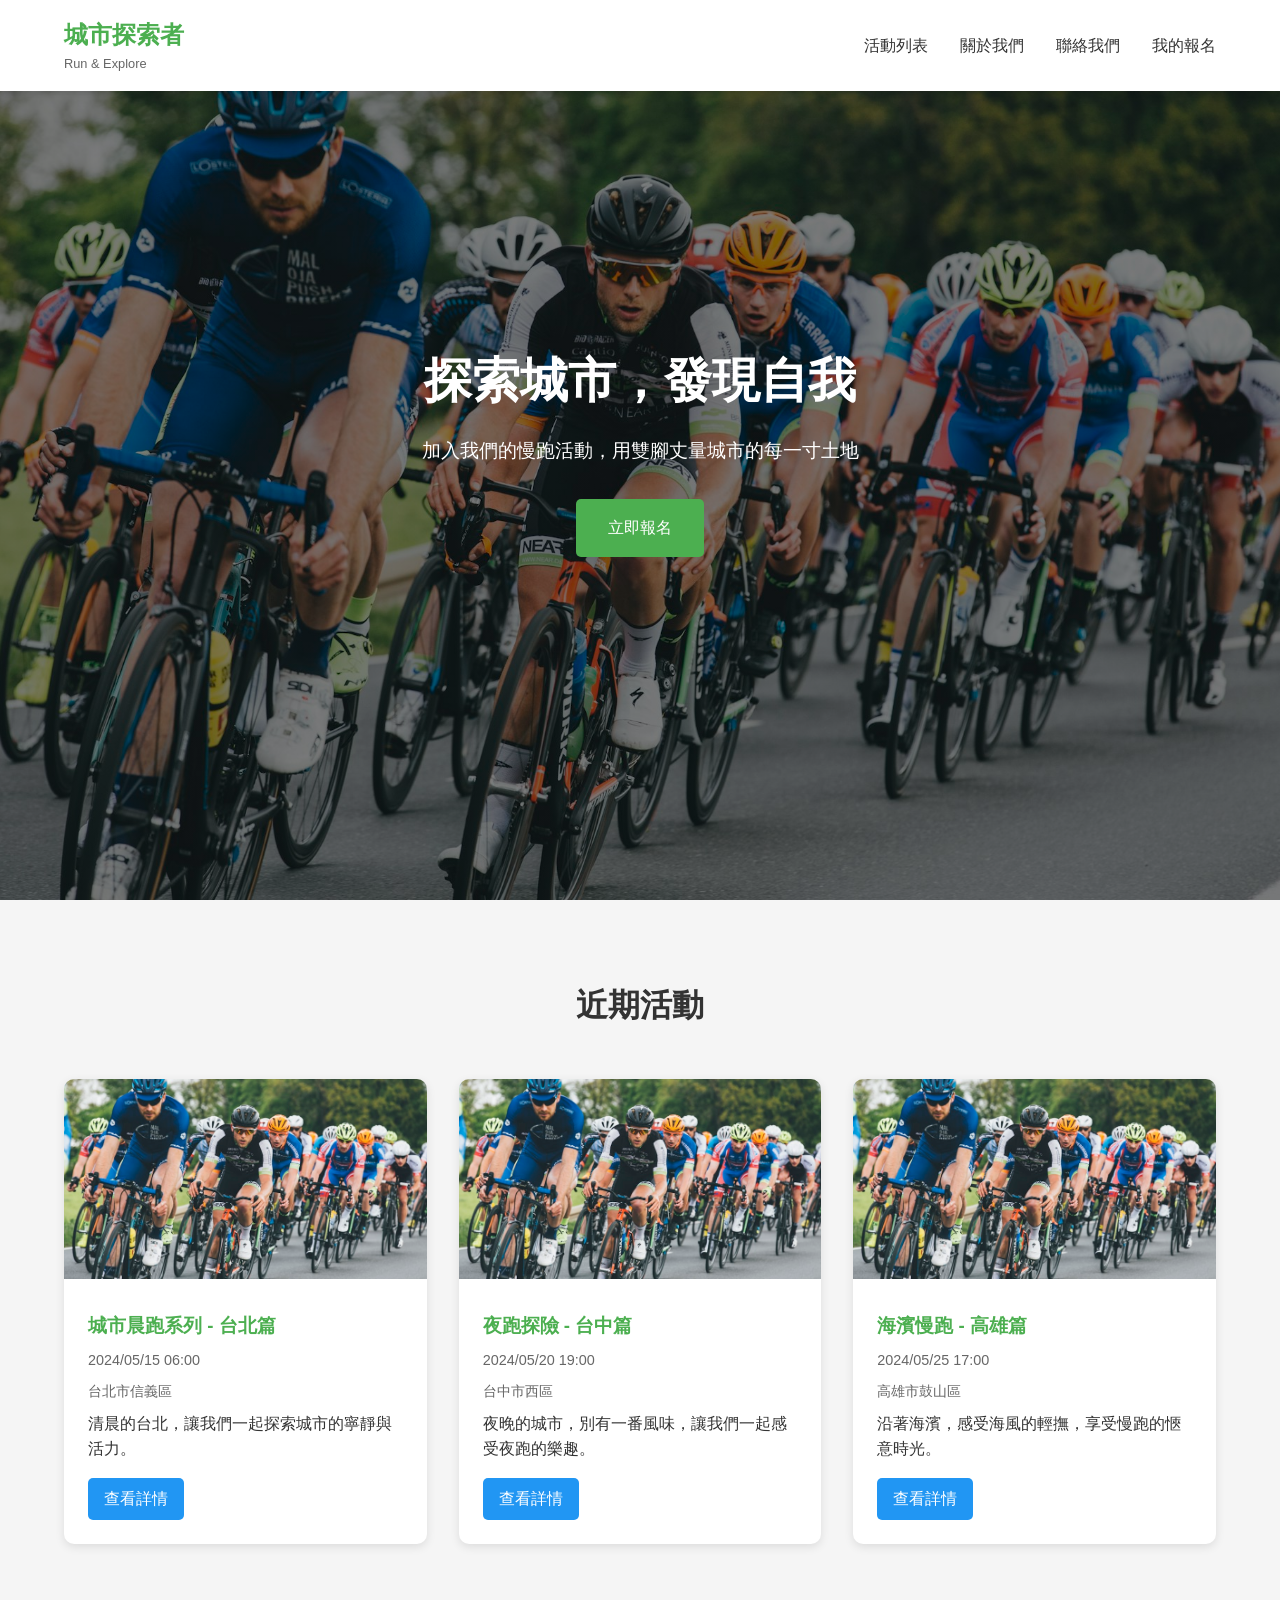
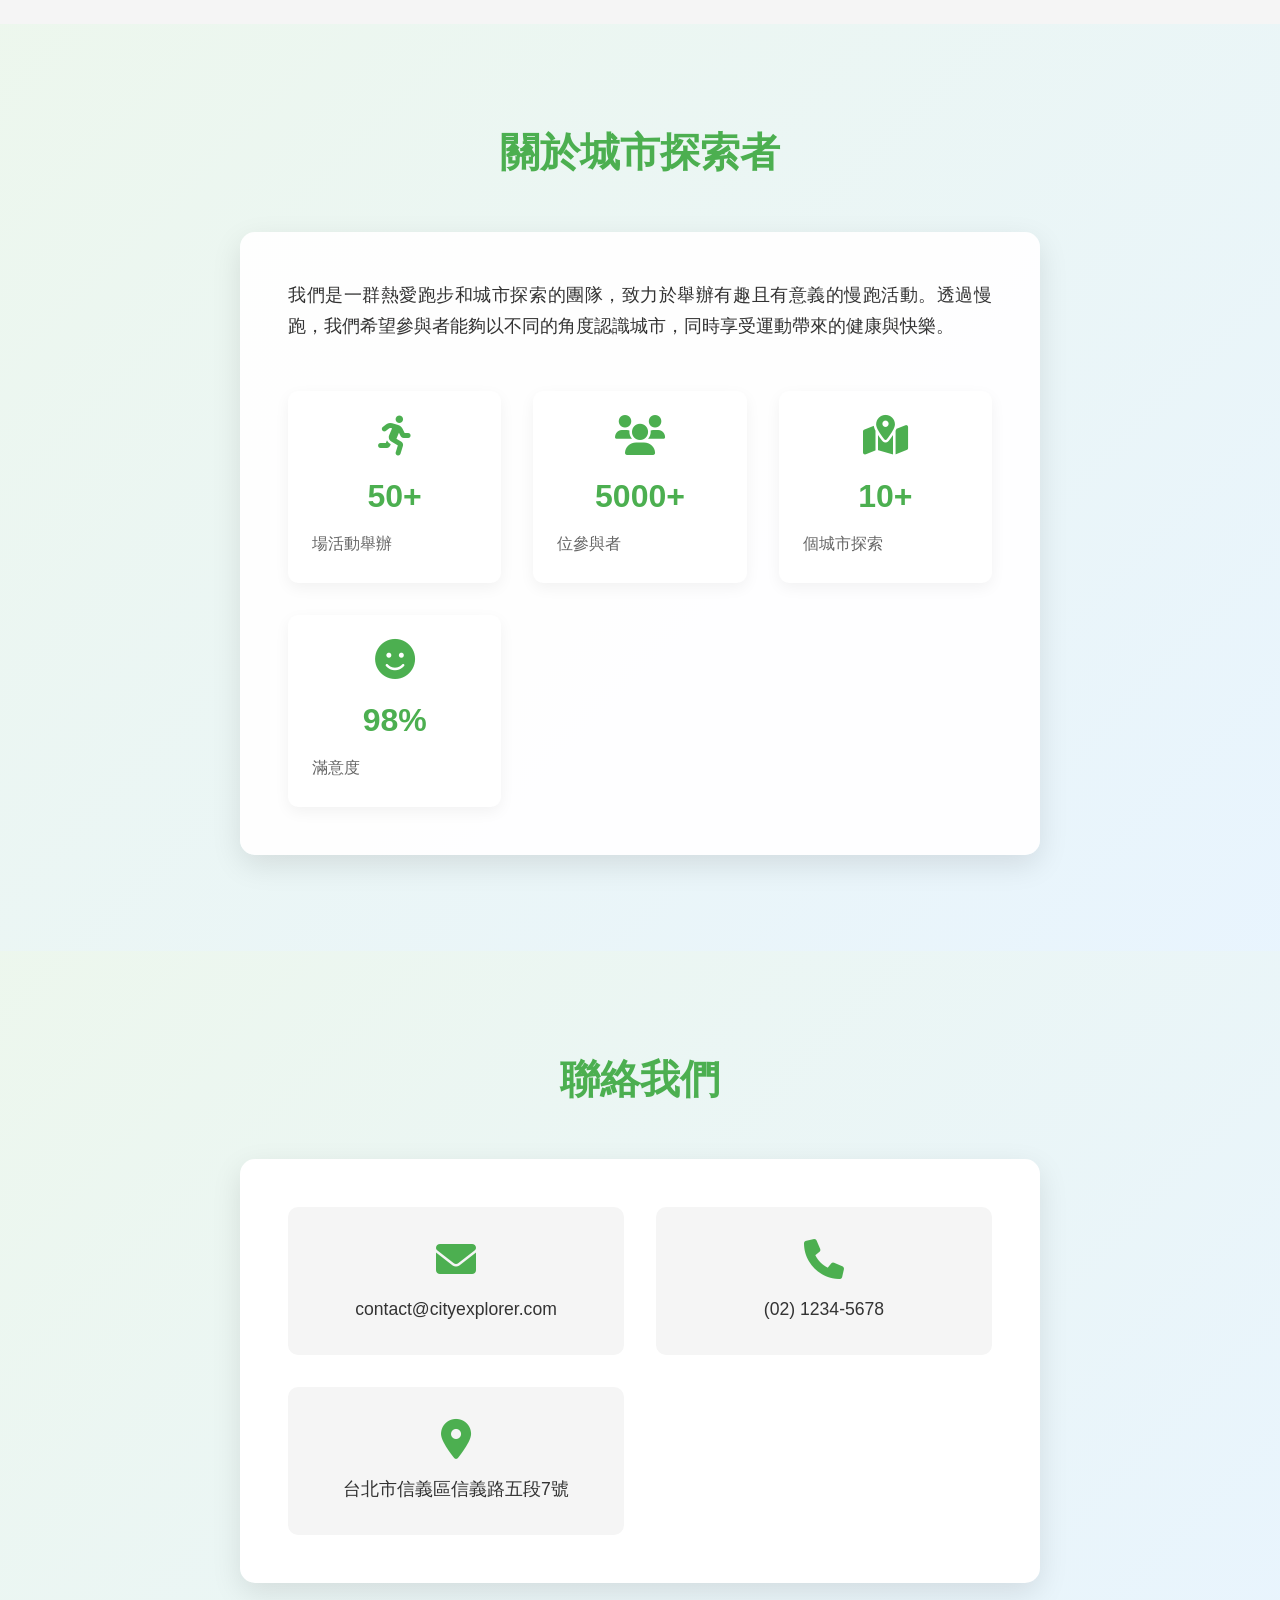
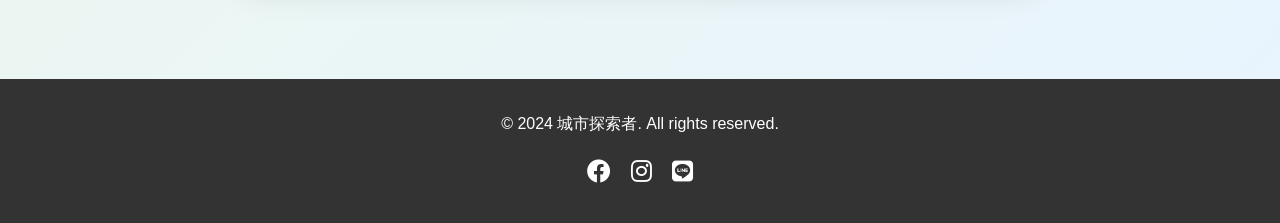
<file: index.html>
<!DOCTYPE html>
<html lang="zh-TW">
<head>
    <meta charset="UTF-8">
    <meta name="viewport" content="width=device-width, initial-scale=1.0">
    <title>城市探索者 - 慢跑活動報名</title>
    <link rel="stylesheet" href="./css/style.css">
    <link rel="stylesheet" href="https://cdnjs.cloudflare.com/ajax/libs/font-awesome/6.0.0/css/all.min.css">
</head>
<body>
    <header>
        <nav class="navbar">
            <div class="logo">
                <h1>城市探索者</h1>
                <p>Run & Explore</p>
            </div>
            <ul class="nav-links">
                <li><a href="#events">活動列表</a></li>
                <li><a href="#about">關於我們</a></li>
                <li><a href="#contact">聯絡我們</a></li>
                <li><a href="my-registrations.html">我的報名</a></li>
            </ul>
        </nav>
    </header>

    <main>
        <section class="hero">
            <div class="hero-content">
                <h2>探索城市，發現自我</h2>
                <p>加入我們的慢跑活動，用雙腳丈量城市的每一寸土地</p>
                <a href="#events" class="cta-button">立即報名</a>
            </div>
        </section>

        <section id="events" class="events-section">
            <h2>近期活動</h2>
            <div class="events-grid">
                <div class="event-card">
                    <img src="./images/event1.jpg" alt="城市晨跑">
                    <div class="event-info">
                        <h3>城市晨跑系列 - 台北篇</h3>
                        <p class="date">2024/05/15 06:00</p>
                        <p class="location">台北市信義區</p>
                        <p class="description">清晨的台北，讓我們一起探索城市的寧靜與活力。</p>
                        <a href="event-detail.html?id=1" class="detail-button">查看詳情</a>
                    </div>
                </div>
                <div class="event-card">
                    <img src="images/event2.jpg" alt="夜跑探險">
                    <div class="event-info">
                        <h3>夜跑探險 - 台中篇</h3>
                        <p class="date">2024/05/20 19:00</p>
                        <p class="location">台中市西區</p>
                        <p class="description">夜晚的城市，別有一番風味，讓我們一起感受夜跑的樂趣。</p>
                        <a href="event-detail.html?id=2" class="detail-button">查看詳情</a>
                    </div>
                </div>
                <div class="event-card">
                    <img src="images/event3.jpg" alt="海濱慢跑">
                    <div class="event-info">
                        <h3>海濱慢跑 - 高雄篇</h3>
                        <p class="date">2024/05/25 17:00</p>
                        <p class="location">高雄市鼓山區</p>
                        <p class="description">沿著海濱，感受海風的輕撫，享受慢跑的愜意時光。</p>
                        <a href="event-detail.html?id=3" class="detail-button">查看詳情</a>
                    </div>
                </div>
            </div>
        </section>

        <section id="about" class="about-section">
            <h2>關於城市探索者</h2>
            <div class="about-content">
                <p>我們是一群熱愛跑步和城市探索的團隊，致力於舉辦有趣且有意義的慢跑活動。透過慢跑，我們希望參與者能夠以不同的角度認識城市，同時享受運動帶來的健康與快樂。</p>
                <div class="about-stats">
                    <div class="stat-item">
                        <i class="fas fa-running"></i>
                        <h3>50+</h3>
                        <p>場活動舉辦</p>
                    </div>
                    <div class="stat-item">
                        <i class="fas fa-users"></i>
                        <h3>5000+</h3>
                        <p>位參與者</p>
                    </div>
                    <div class="stat-item">
                        <i class="fas fa-map-marked-alt"></i>
                        <h3>10+</h3>
                        <p>個城市探索</p>
                    </div>
                    <div class="stat-item">
                        <i class="fas fa-smile"></i>
                        <h3>98%</h3>
                        <p>滿意度</p>
                    </div>
                </div>
            </div>
        </section>

        <section id="contact" class="contact-section">
            <h2>聯絡我們</h2>
            <div class="contact-info">
                <div class="contact-item">
                    <i class="fas fa-envelope"></i>
                    <p>contact@cityexplorer.com</p>
                </div>
                <div class="contact-item">
                    <i class="fas fa-phone"></i>
                    <p>(02) 1234-5678</p>
                </div>
                <div class="contact-item">
                    <i class="fas fa-map-marker-alt"></i>
                    <p>台北市信義區信義路五段7號</p>
                </div>
            </div>
        </section>
    </main>

    <footer>
        <div class="footer-content">
            <p>&copy; 2024 城市探索者. All rights reserved.</p>
            <div class="social-links">
                <a href="#"><i class="fab fa-facebook"></i></a>
                <a href="#"><i class="fab fa-instagram"></i></a>
                <a href="#"><i class="fab fa-line"></i></a>
            </div>
        </div>
    </footer>

    <script src="./js/main.js"></script>
</body>
</html>
</file>
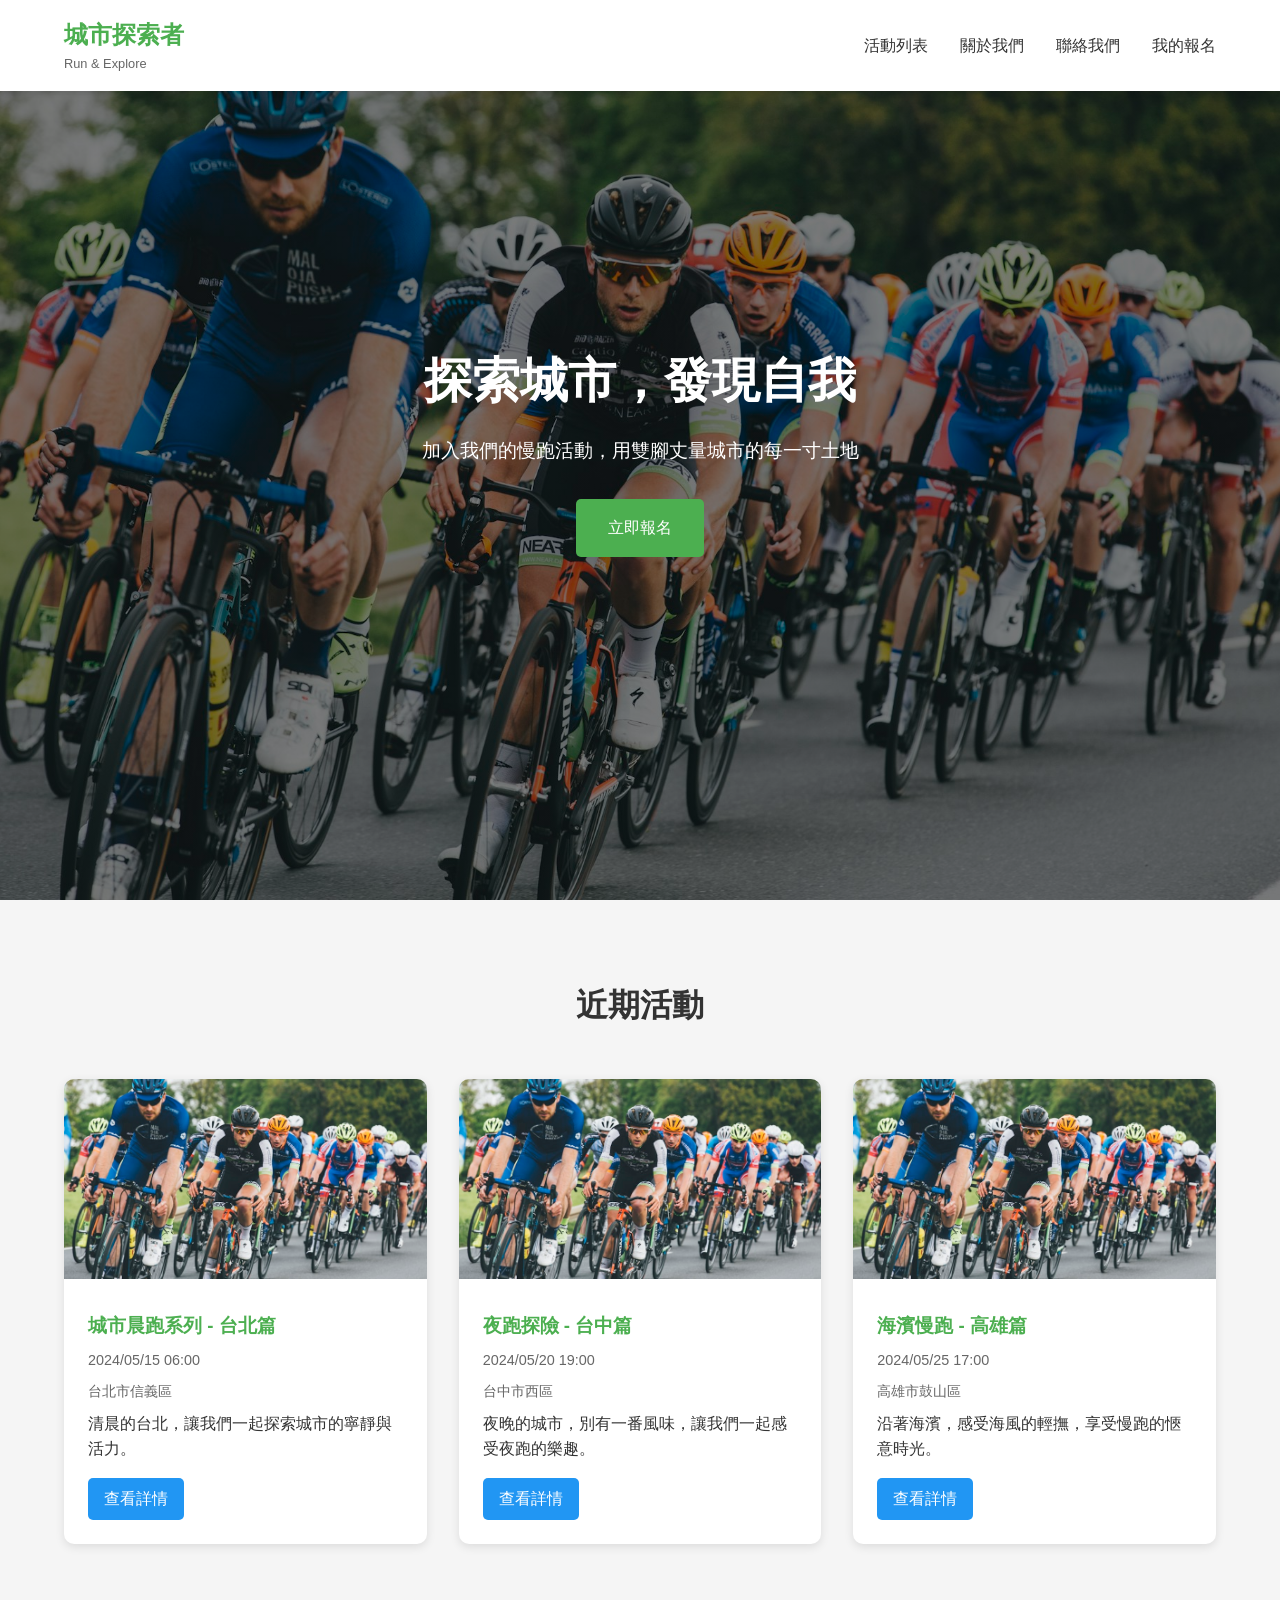
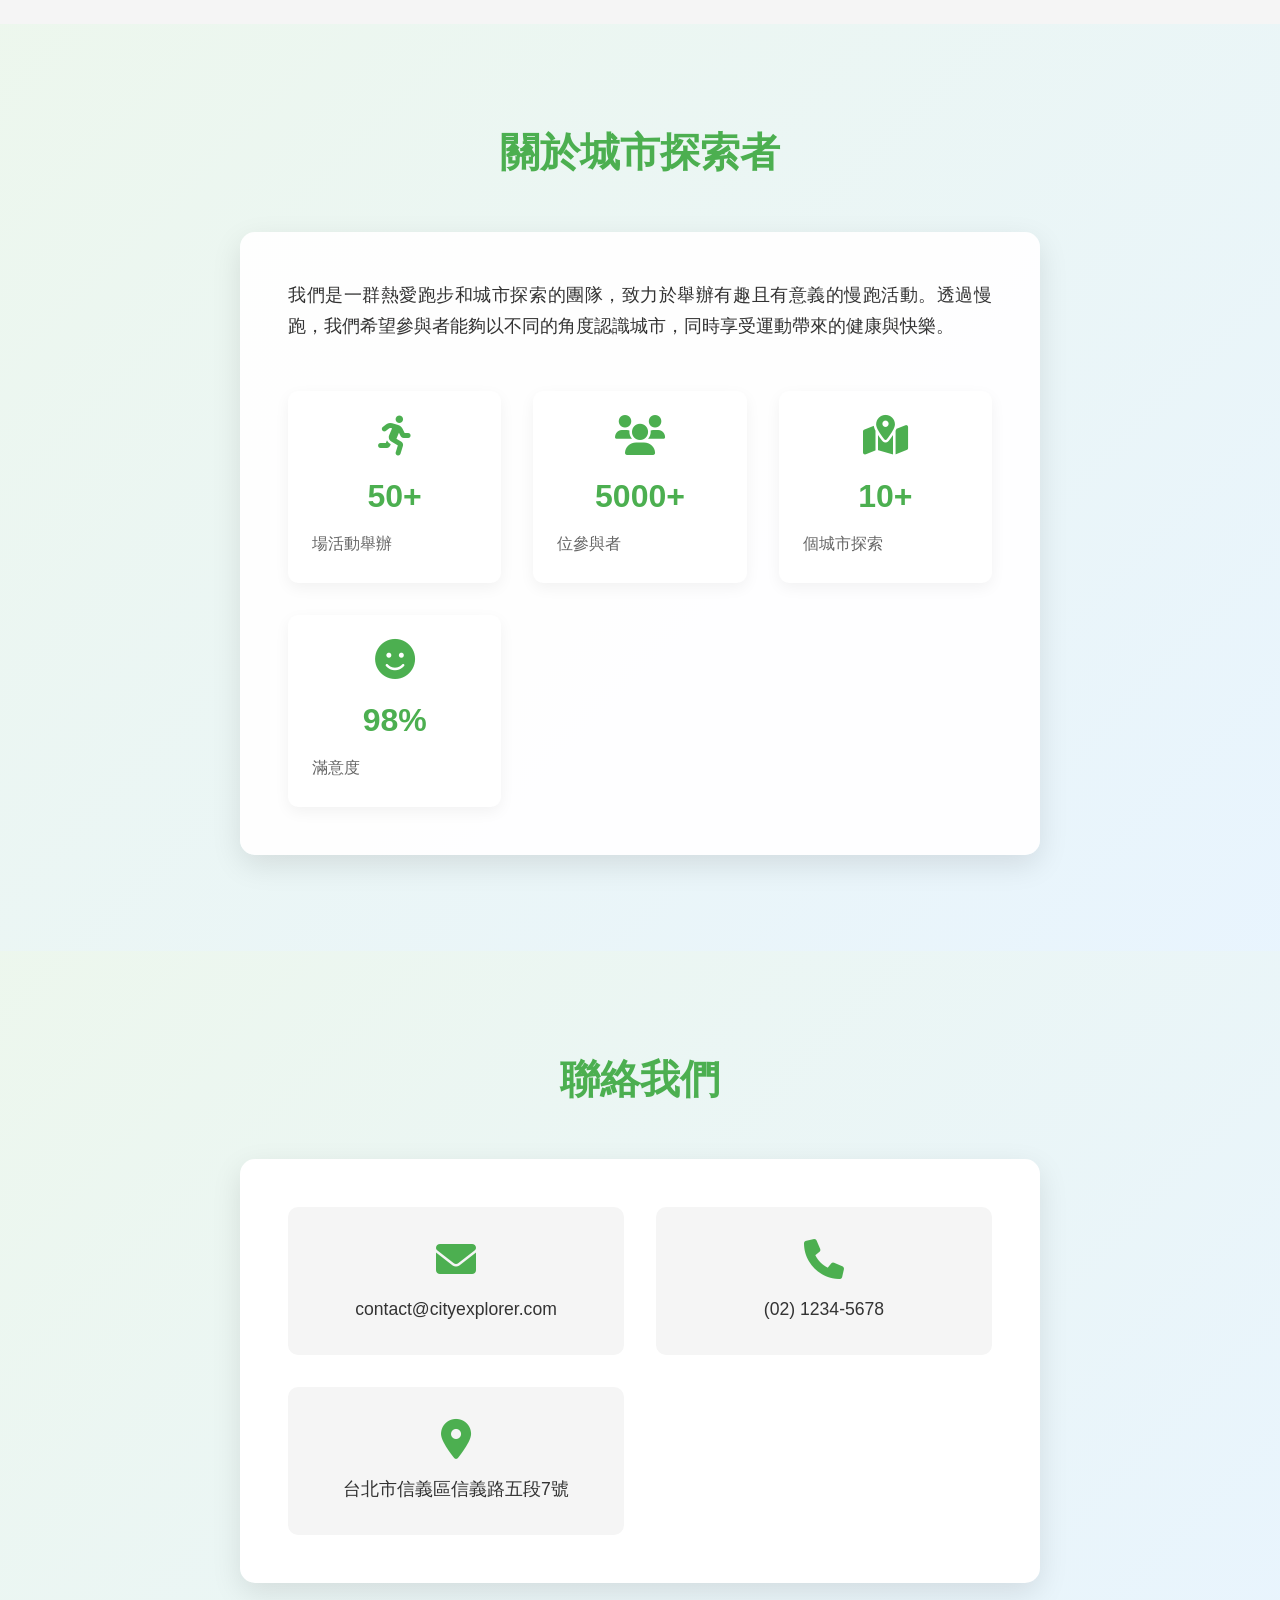
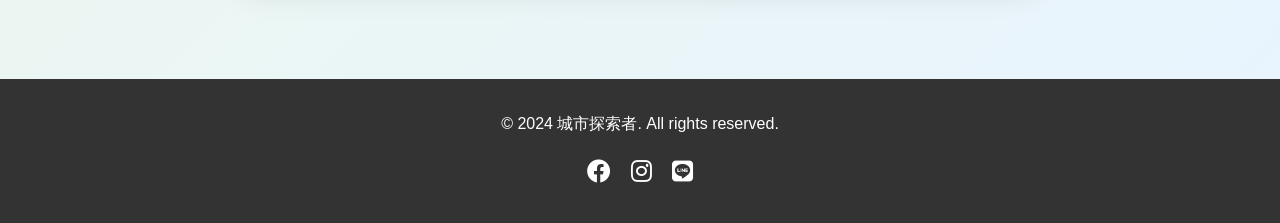
<file: event-detail.html>
<!DOCTYPE html>
<html lang="zh-TW">
<head>
    <meta charset="UTF-8">
    <meta name="viewport" content="width=device-width, initial-scale=1.0">
    <title>活動詳情 - 城市探索者</title>
    <link rel="stylesheet" href="css/style.css">
    <link rel="stylesheet" href="https://cdnjs.cloudflare.com/ajax/libs/font-awesome/6.0.0/css/all.min.css">
</head>
<body>
    <header>
        <nav class="navbar">
            <div class="logo">
                <h1>城市探索者</h1>
                <p>Run & Explore</p>
            </div>
            <ul class="nav-links">
                <li><a href="index.html#events">活動列表</a></li>
                <li><a href="index.html#about">關於我們</a></li>
                <li><a href="index.html#contact">聯絡我們</a></li>
                <li><a href="index.html#my-events">我的報名</a></li>
            </ul>
        </nav>
    </header>

    <main>
        <section class="event-detail">
            <div class="event-header">
                <img src="images/event1.jpg" alt="活動圖片" class="event-image">
                <div class="event-basic-info">
                    <h1 id="event-title">城市晨跑系列 - 台北篇</h1>
                    <div class="event-meta">
                        <p><i class="far fa-calendar-alt"></i> <span id="event-date">2024/05/15 06:00</span></p>
                        <p><i class="fas fa-map-marker-alt"></i> <span id="event-location">台北市信義區</span></p>
                        <p><i class="fas fa-users"></i> <span id="event-participants">已報名: 0/100</span></p>
                    </div>
                </div>
            </div>

            <div class="event-content">
                <div class="event-description">
                    <h2>活動介紹</h2>
                    <p id="event-description">清晨的台北，讓我們一起探索城市的寧靜與活力。這是一場結合運動與城市探索的慢跑活動，我們將帶領您穿越台北市信義區的街頭巷尾，發現城市的美好。</p>
                    
                    <h2>活動路線</h2>
                    <div class="route-map">
                        <img src="images/route-map.jpg" alt="活動路線圖">
                        <p>起點：台北101 → 信義商圈 → 四四南村 → 象山步道 → 終點：台北101</p>
                    </div>

                    <h2>活動流程</h2>
                    <ul class="event-schedule">
                        <li>05:30 - 06:00 報到及熱身</li>
                        <li>06:00 - 07:30 慢跑活動</li>
                        <li>07:30 - 08:00 伸展及交流</li>
                    </ul>

                    <h2>注意事項</h2>
                    <ul class="event-notes">
                        <li>請穿著舒適的運動服裝和跑鞋</li>
                        <li>建議攜帶水壺和毛巾</li>
                        <li>活動當天請提前15分鐘到達集合地點</li>
                        <li>如遇天候不佳，主辦單位有權調整活動內容或取消</li>
                    </ul>
                </div>

                <div class="registration-form">
                    <h2>報名表單</h2>
                    <form id="registration-form">
                        <div class="form-group">
                            <label for="name">姓名</label>
                            <input type="text" id="name" name="name" required>
                        </div>
                        <div class="form-group">
                            <label for="email">電子郵件</label>
                            <input type="email" id="email" name="email" required>
                        </div>
                        <div class="form-group">
                            <label for="phone">電話</label>
                            <input type="tel" id="phone" name="phone" required>
                        </div>
                        <div class="form-group">
                            <label for="emergency-contact">緊急聯絡人</label>
                            <input type="text" id="emergency-contact" name="emergency-contact" required>
                        </div>
                        <div class="form-group">
                            <label for="emergency-phone">緊急聯絡電話</label>
                            <input type="tel" id="emergency-phone" name="emergency-phone" required>
                        </div>
                        <div class="form-group">
                            <label for="t-shirt-size">T-shirt 尺寸</label>
                            <select id="t-shirt-size" name="t-shirt-size" required>
                                <option value="">請選擇尺寸</option>
                                <option value="S">S</option>
                                <option value="M">M</option>
                                <option value="L">L</option>
                                <option value="XL">XL</option>
                            </select>
                        </div>
                        <div class="form-group">
                            <label>
                                <input type="checkbox" name="terms" required>
                                我已閱讀並同意<a href="#">活動條款</a>
                            </label>
                        </div>
                        <button type="submit" class="submit-button">確認報名</button>
                    </form>
                </div>
            </div>
        </section>
    </main>

    <footer>
        <div class="footer-content">
            <p>&copy; 2024 城市探索者. All rights reserved.</p>
            <div class="social-links">
                <a href="#"><i class="fab fa-facebook"></i></a>
                <a href="#"><i class="fab fa-instagram"></i></a>
                <a href="#"><i class="fab fa-line"></i></a>
            </div>
        </div>
    </footer>

    <script src="js/event-detail.js"></script>
</body>
</html>
</file>
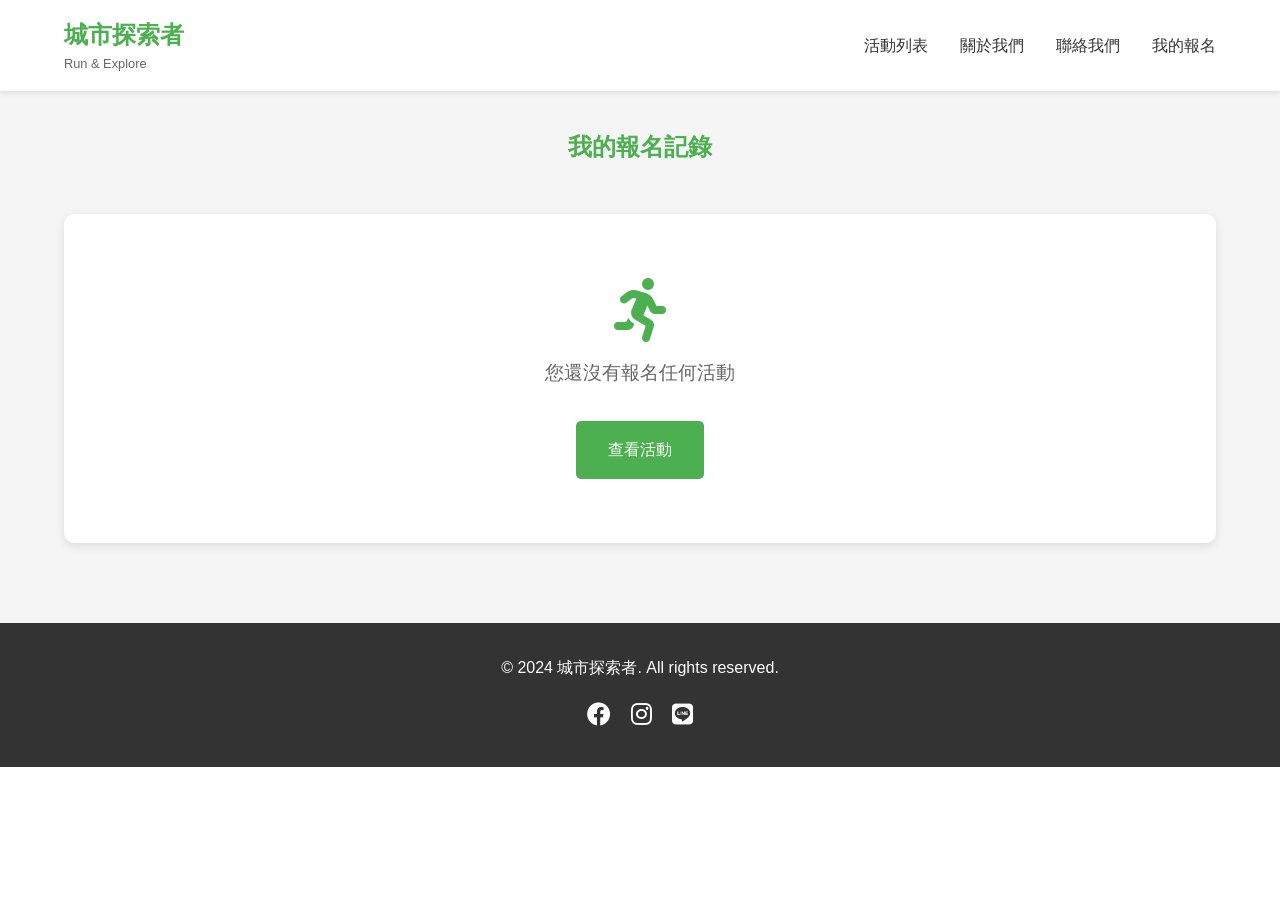
<file: my-events.html>
<!DOCTYPE html>
<html lang="zh-TW">
<head>
    <meta charset="UTF-8">
    <meta name="viewport" content="width=device-width, initial-scale=1.0">
    <title>我的報名 - 城市探索者</title>
    <link rel="stylesheet" href="css/style.css">
    <link rel="stylesheet" href="https://cdnjs.cloudflare.com/ajax/libs/font-awesome/6.0.0/css/all.min.css">
</head>
<body>
    <header>
        <nav class="navbar">
            <div class="logo">
                <h1>城市探索者</h1>
                <p>Run & Explore</p>
            </div>
            <ul class="nav-links">
                <li><a href="index.html#events">活動列表</a></li>
                <li><a href="index.html#about">關於我們</a></li>
                <li><a href="index.html#contact">聯絡我們</a></li>
                <li><a href="my-events.html" class="active">我的報名</a></li>
            </ul>
        </nav>
    </header>

    <main>
        <section class="my-events">
            <div class="container">
                <h1>我的報名記錄</h1>
                <div id="registrations-list">
                    <!-- 報名記錄將在這裡動態生成 -->
                </div>
                <div id="no-registrations" class="no-registrations">
                    <i class="fas fa-running"></i>
                    <p>您還沒有報名任何活動</p>
                    <a href="index.html#events" class="cta-button">查看活動</a>
                </div>
            </div>
        </section>
    </main>

    <footer>
        <div class="footer-content">
            <p>&copy; 2024 城市探索者. All rights reserved.</p>
            <div class="social-links">
                <a href="#"><i class="fab fa-facebook"></i></a>
                <a href="#"><i class="fab fa-instagram"></i></a>
                <a href="#"><i class="fab fa-line"></i></a>
            </div>
        </div>
    </footer>

    <script src="js/my-events.js"></script>
</body>
</html>
</file>
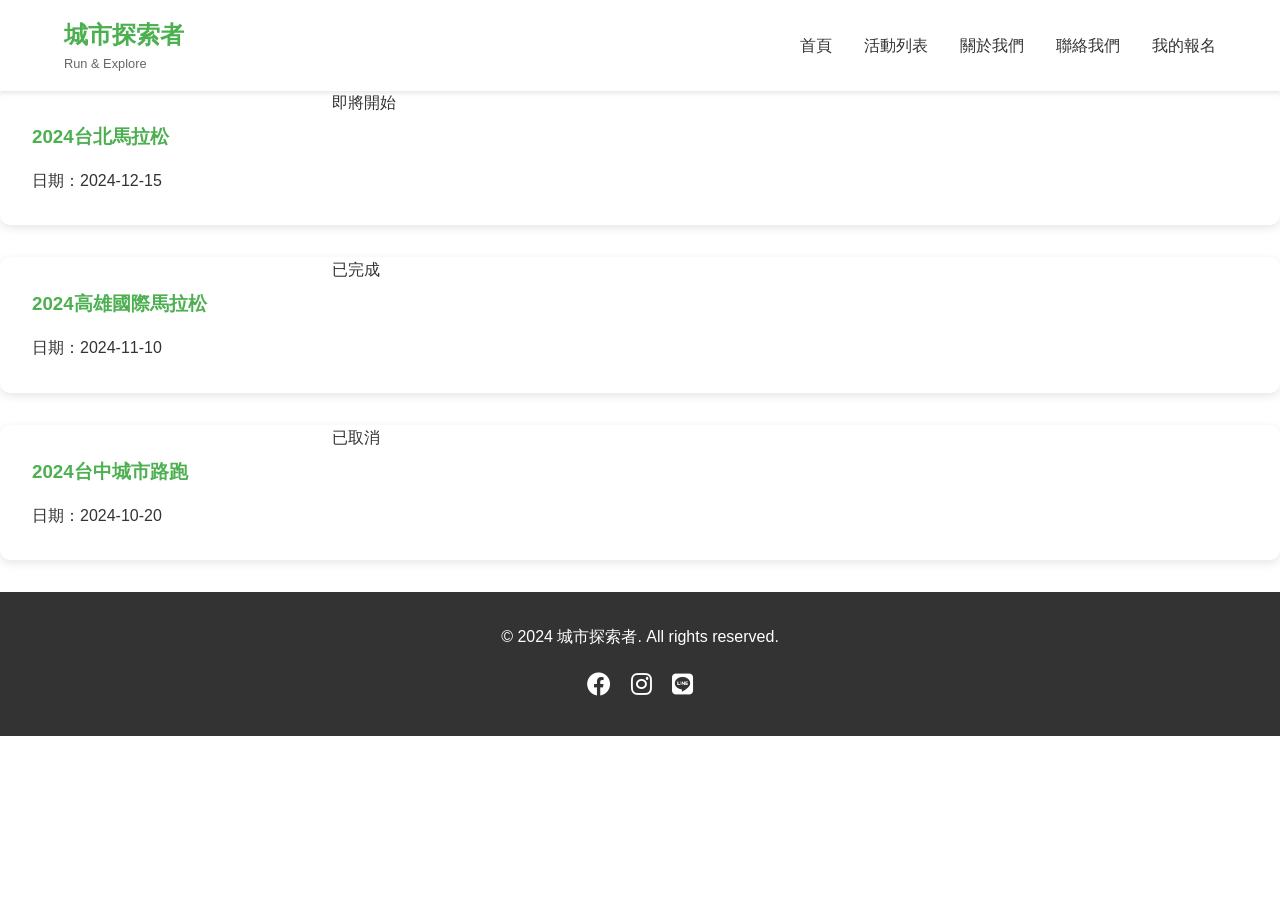
<file: my-registrations.html>
<!DOCTYPE html>
<html lang="zh-TW">
<head>
    <meta charset="UTF-8">
    <meta name="viewport" content="width=device-width, initial-scale=1.0">
    <title>我的報名 - 城市探索者</title>
    <link rel="stylesheet" href="css/style.css">
    <link rel="stylesheet" href="https://cdnjs.cloudflare.com/ajax/libs/font-awesome/6.0.0/css/all.min.css">
</head>
<body>
    <header>
        <nav class="navbar">
            <div class="logo">
                <h1>城市探索者</h1>
                <p>Run & Explore</p>
            </div>
            <ul class="nav-links">
                <li><a href="index.html">首頁</a></li>
                <li><a href="index.html#events">活動列表</a></li>
                <li><a href="index.html#about">關於我們</a></li>
                <li><a href="index.html#contact">聯絡我們</a></li>
                <li><a href="my-registrations.html" class="active">我的報名</a></li>
            </ul>
        </nav>
    </header>

    <main>
        <section class="my-registrations-section">
            <div class="container">
                <h2>我的報名</h2>
                <div class="registrations-controls">
                    <div class="search-box">
                        <input type="text" id="search-input" placeholder="搜尋活動名稱...">
                        <i class="fas fa-search"></i>
                    </div>
                    <div class="filter-box">
                        <select id="status-filter">
                            <option value="all">所有狀態</option>
                            <option value="upcoming">即將到來</option>
                            <option value="completed">已完成</option>
                            <option value="cancelled">已取消</option>
                        </select>
                    </div>
                </div>
                <div class="registrations-container">
                    <div class="no-registrations">
                        <i class="fas fa-calendar-times"></i>
                        <p>您目前沒有任何報名記錄</p>
                        <a href="index.html#events" class="btn">瀏覽活動</a>
                    </div>
                    <div class="registrations-list">
                        <!-- 報名記錄將通過 JavaScript 動態添加 -->
                    </div>
                </div>
            </div>
        </section>
    </main>

    <footer>
        <div class="footer-content">
            <p>&copy; 2024 城市探索者. All rights reserved.</p>
            <div class="social-links">
                <a href="#"><i class="fab fa-facebook"></i></a>
                <a href="#"><i class="fab fa-instagram"></i></a>
                <a href="#"><i class="fab fa-line"></i></a>
            </div>
        </div>
    </footer>

    <script src="js/script.js"></script>
</body>
</html>
</file>
<file: css/style.css>
/* 全局樣式 */
:root {
    --primary-color: #4CAF50;
    --secondary-color: #2196F3;
    --text-color: #333;
    --light-gray: #f5f5f5;
    --dark-gray: #666;
    --white: #fff;
}

* {
    margin: 0;
    padding: 0;
    box-sizing: border-box;
}

body {
    font-family: 'Noto Sans TC', sans-serif;
    line-height: 1.6;
    color: var(--text-color);
}

/* 導航欄 */
.navbar {
    display: flex;
    justify-content: space-between;
    align-items: center;
    padding: 1rem 5%;
    background-color: var(--white);
    box-shadow: 0 2px 5px rgba(0,0,0,0.1);
    position: fixed;
    width: 100%;
    top: 0;
    z-index: 1000;
}

.logo h1 {
    font-size: 1.5rem;
    color: var(--primary-color);
}

.logo p {
    font-size: 0.8rem;
    color: var(--dark-gray);
}

.nav-links {
    display: flex;
    list-style: none;
}

.nav-links li {
    margin-left: 2rem;
}

.nav-links a {
    text-decoration: none;
    color: var(--text-color);
    font-weight: 500;
    transition: color 0.3s;
}

.nav-links a:hover {
    color: var(--primary-color);
}

/* 英雄區域 */
.hero {
    height: 100vh;
    background: linear-gradient(rgba(0,0,0,0.5), rgba(0,0,0,0.5)), url('../images/hero-bg.jpg');
    background-size: cover;
    background-position: center;
    display: flex;
    align-items: center;
    justify-content: center;
    text-align: center;
    color: var(--white);
    padding: 0 1rem;
}

.hero-content {
    max-width: 800px;
}

.hero h2 {
    font-size: 3rem;
    margin-bottom: 1rem;
}

.hero p {
    font-size: 1.2rem;
    margin-bottom: 2rem;
}

.cta-button {
    display: inline-block;
    padding: 1rem 2rem;
    background-color: var(--primary-color);
    color: var(--white);
    text-decoration: none;
    border-radius: 5px;
    transition: background-color 0.3s;
}

.cta-button:hover {
    background-color: #45a049;
}

/* 活動區域 */
.events-section {
    padding: 5rem 5%;
    background-color: var(--light-gray);
}

.events-section h2 {
    text-align: center;
    margin-bottom: 3rem;
    font-size: 2rem;
}

.events-grid {
    display: grid;
    grid-template-columns: repeat(auto-fit, minmax(300px, 1fr));
    gap: 2rem;
}

.event-card {
    background-color: var(--white);
    border-radius: 10px;
    overflow: hidden;
    box-shadow: 0 3px 10px rgba(0,0,0,0.1);
    transition: transform 0.3s;
}

.event-card:hover {
    transform: translateY(-5px);
}

.event-card img {
    width: 100%;
    height: 200px;
    object-fit: cover;
}

.event-info {
    padding: 1.5rem;
}

.event-info h3 {
    margin-bottom: 0.5rem;
    color: var(--primary-color);
}

.event-info .date,
.event-info .location {
    color: var(--dark-gray);
    font-size: 0.9rem;
    margin-bottom: 0.5rem;
}

.event-info .description {
    margin-bottom: 1rem;
}

.detail-button {
    display: inline-block;
    padding: 0.5rem 1rem;
    background-color: var(--secondary-color);
    color: var(--white);
    text-decoration: none;
    border-radius: 5px;
    transition: background-color 0.3s;
}

.detail-button:hover {
    background-color: #1976D2;
}

/* 活動詳情頁面 */
.event-detail {
    padding: 8rem 5% 5rem;
}

.event-header {
    display: grid;
    grid-template-columns: 1fr 1fr;
    gap: 2rem;
    margin-bottom: 3rem;
}

.event-image {
    width: 100%;
    height: 400px;
    object-fit: cover;
    border-radius: 10px;
}

.event-basic-info h1 {
    font-size: 2.5rem;
    margin-bottom: 1rem;
    color: var(--primary-color);
}

.event-meta p {
    margin-bottom: 0.5rem;
    color: var(--dark-gray);
}

.event-meta i {
    margin-right: 0.5rem;
    color: var(--primary-color);
}

.event-content {
    display: grid;
    grid-template-columns: 2fr 1fr;
    gap: 2rem;
}

.event-description h2 {
    margin-bottom: 1rem;
    color: var(--primary-color);
}

.route-map img {
    width: 100%;
    margin: 1rem 0;
    border-radius: 5px;
}

.event-schedule,
.event-notes {
    list-style-position: inside;
    margin: 1rem 0;
}

.event-schedule li,
.event-notes li {
    margin-bottom: 0.5rem;
}

/* 報名表單 */
.registration-form {
    background-color: var(--white);
    padding: 2rem;
    border-radius: 10px;
    box-shadow: 0 3px 10px rgba(0,0,0,0.1);
}

.form-group {
    margin-bottom: 1.5rem;
}

.form-group label {
    display: block;
    margin-bottom: 0.5rem;
    font-weight: 500;
}

.form-group input,
.form-group select {
    width: 100%;
    padding: 0.8rem;
    border: 1px solid #ddd;
    border-radius: 5px;
    font-size: 1rem;
}

.submit-button {
    width: 100%;
    padding: 1rem;
    background-color: var(--primary-color);
    color: var(--white);
    border: none;
    border-radius: 5px;
    font-size: 1rem;
    cursor: pointer;
    transition: background-color 0.3s;
}

.submit-button:hover {
    background-color: #45a049;
}

/* 頁腳 */
footer {
    background-color: var(--text-color);
    color: var(--white);
    padding: 2rem 5%;
    text-align: center;
}

.social-links {
    margin-top: 1rem;
}

.social-links a {
    color: var(--white);
    margin: 0 0.5rem;
    font-size: 1.5rem;
    transition: color 0.3s;
}

.social-links a:hover {
    color: var(--primary-color);
}

/* 響應式設計 */
@media (max-width: 768px) {
    .navbar {
        flex-direction: column;
        padding: 1rem;
    }

    .nav-links {
        margin-top: 1rem;
    }

    .nav-links li {
        margin: 0 1rem;
    }

    .hero h2 {
        font-size: 2rem;
    }

    .event-header {
        grid-template-columns: 1fr;
    }

    .event-content {
        grid-template-columns: 1fr;
    }

    .event-image {
        height: 300px;
    }
}

@media (max-width: 480px) {
    .nav-links {
        flex-direction: column;
        text-align: center;
    }

    .nav-links li {
        margin: 0.5rem 0;
    }

    .hero h2 {
        font-size: 1.5rem;
    }

    .hero p {
        font-size: 1rem;
    }
}

/* 我的報名頁面 */
.my-events {
    padding: 8rem 5% 5rem;
    background-color: var(--light-gray);
}

.my-events .container {
    max-width: 1200px;
    margin: 0 auto;
}

.my-events h1 {
    text-align: center;
    margin-bottom: 3rem;
    color: var(--primary-color);
}

.registration-card {
    background-color: var(--white);
    border-radius: 10px;
    overflow: hidden;
    box-shadow: 0 3px 10px rgba(0,0,0,0.1);
    margin-bottom: 2rem;
    display: grid;
    grid-template-columns: 300px 1fr;
    gap: 2rem;
}

.registration-card img {
    width: 100%;
    height: 100%;
    object-fit: cover;
}

.registration-info {
    padding: 2rem;
}

.registration-info h3 {
    color: var(--primary-color);
    margin-bottom: 1rem;
}

.registration-info .date,
.registration-info .location {
    color: var(--dark-gray);
    margin-bottom: 0.5rem;
}

.registration-info i {
    margin-right: 0.5rem;
    color: var(--primary-color);
}

.registration-details {
    margin: 2rem 0;
    padding: 1rem;
    background-color: var(--light-gray);
    border-radius: 5px;
}

.registration-details p {
    margin-bottom: 0.5rem;
}

.registration-actions {
    display: flex;
    gap: 1rem;
    margin-top: 2rem;
}

.cancel-button {
    padding: 0.5rem 1rem;
    background-color: #f44336;
    color: var(--white);
    border: none;
    border-radius: 5px;
    cursor: pointer;
    transition: background-color 0.3s;
}

.cancel-button:hover {
    background-color: #d32f2f;
}

.no-registrations {
    text-align: center;
    padding: 4rem 2rem;
    background-color: var(--white);
    border-radius: 10px;
    box-shadow: 0 3px 10px rgba(0,0,0,0.1);
}

.no-registrations i {
    font-size: 4rem;
    color: var(--primary-color);
    margin-bottom: 1rem;
}

.no-registrations p {
    font-size: 1.2rem;
    color: var(--dark-gray);
    margin-bottom: 2rem;
}

/* 響應式設計 */
@media (max-width: 768px) {
    .registration-card {
        grid-template-columns: 1fr;
    }

    .registration-card img {
        height: 200px;
    }

    .registration-actions {
        flex-direction: column;
    }

    .registration-actions a,
    .registration-actions button {
        width: 100%;
        text-align: center;
    }
}

/* 關於我們區域 */
.about-section {
    padding: 6rem 5%;
    background: linear-gradient(rgba(255, 255, 255, 0.9), rgba(255, 255, 255, 0.9)), url('../images/hero-bg.jpg');
    background-size: cover;
    background-position: center;
    background-attachment: fixed;
    position: relative;
}

.about-section::before {
    content: '';
    position: absolute;
    top: 0;
    left: 0;
    right: 0;
    bottom: 0;
    background: linear-gradient(135deg, rgba(76, 175, 80, 0.1), rgba(33, 150, 243, 0.1));
    z-index: 1;
}

.about-section h2 {
    text-align: center;
    font-size: 2.5rem;
    color: var(--primary-color);
    margin-bottom: 3rem;
    position: relative;
    z-index: 2;
}

.about-content {
    max-width: 800px;
    margin: 0 auto;
    background-color: rgba(255, 255, 255, 0.95);
    padding: 3rem;
    border-radius: 15px;
    box-shadow: 0 10px 30px rgba(0, 0, 0, 0.1);
    position: relative;
    z-index: 2;
}

.about-content p {
    font-size: 1.1rem;
    line-height: 1.8;
    color: var(--text-color);
    text-align: justify;
    margin-bottom: 2rem;
}

.about-stats {
    display: grid;
    grid-template-columns: repeat(auto-fit, minmax(200px, 1fr));
    gap: 2rem;
    margin-top: 3rem;
}

.stat-item {
    text-align: center;
    padding: 1.5rem;
    background-color: var(--white);
    border-radius: 10px;
    box-shadow: 0 5px 15px rgba(0, 0, 0, 0.05);
    transition: transform 0.3s;
}

.stat-item:hover {
    transform: translateY(-5px);
}

.stat-item i {
    font-size: 2.5rem;
    color: var(--primary-color);
    margin-bottom: 1rem;
}

.stat-item h3 {
    font-size: 2rem;
    color: var(--primary-color);
    margin-bottom: 0.5rem;
}

.stat-item p {
    font-size: 1rem;
    color: var(--dark-gray);
    margin: 0;
}

@media (max-width: 768px) {
    .about-section {
        padding: 4rem 5%;
    }

    .about-content {
        padding: 2rem;
    }

    .about-stats {
        grid-template-columns: 1fr;
    }
}

/* 聯絡我們區域 */
.contact-section {
    padding: 6rem 5%;
    background: linear-gradient(135deg, rgba(76, 175, 80, 0.1), rgba(33, 150, 243, 0.1));
    position: relative;
}

.contact-section h2 {
    text-align: center;
    font-size: 2.5rem;
    color: var(--primary-color);
    margin-bottom: 3rem;
}

.contact-info {
    max-width: 800px;
    margin: 0 auto;
    background-color: var(--white);
    padding: 3rem;
    border-radius: 15px;
    box-shadow: 0 10px 30px rgba(0, 0, 0, 0.1);
    display: grid;
    grid-template-columns: repeat(auto-fit, minmax(250px, 1fr));
    gap: 2rem;
}

.contact-item {
    text-align: center;
    padding: 2rem;
    background-color: var(--light-gray);
    border-radius: 10px;
    transition: transform 0.3s, box-shadow 0.3s;
}

.contact-item:hover {
    transform: translateY(-5px);
    box-shadow: 0 5px 15px rgba(0, 0, 0, 0.1);
}

.contact-item i {
    font-size: 2.5rem;
    color: var(--primary-color);
    margin-bottom: 1rem;
}

.contact-item p {
    font-size: 1.1rem;
    color: var(--text-color);
    margin: 0;
    line-height: 1.6;
}

@media (max-width: 768px) {
    .contact-section {
        padding: 4rem 5%;
    }

    .contact-info {
        padding: 2rem;
        grid-template-columns: 1fr;
    }
}
</file>
